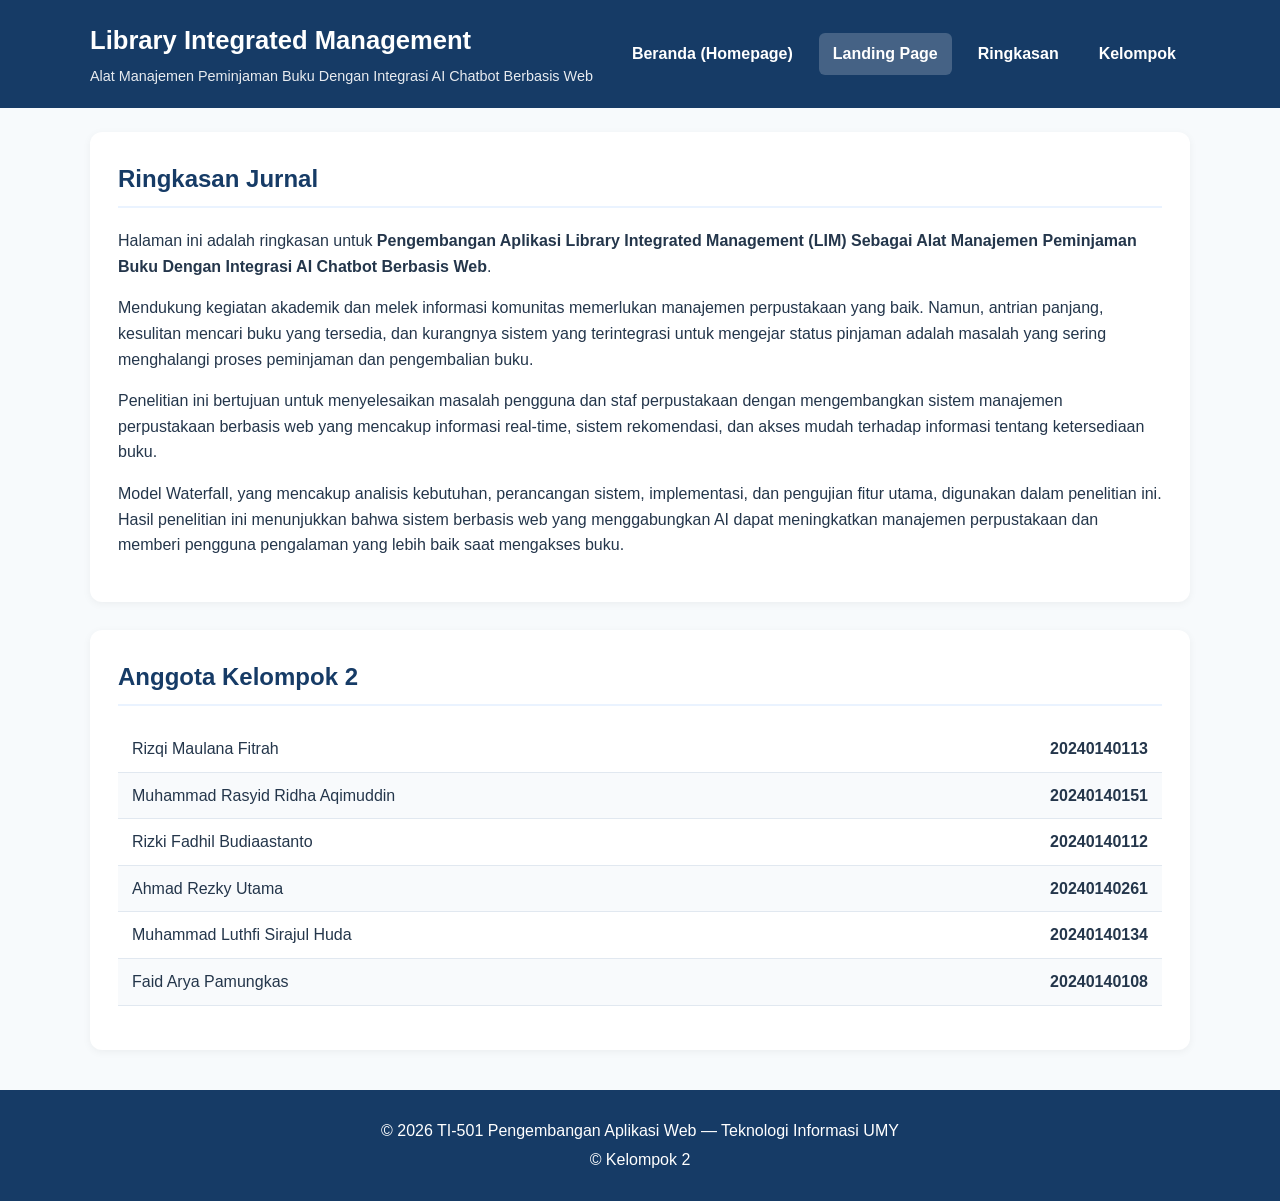
<file: index.html>
<!DOCTYPE html>  
<html lang="id">  
<head>  
    <meta charset="UTF-8">  
    <meta name="viewport" content="width=device-width, initial-scale=1.0">  
    <title>Landing Page - Library Integrated Management</title>  
    <link rel="stylesheet" href="style.css">  
</head>  
<body>  

  <header class="site-header">  
    <div class="header-container">
      <div class="logo">
        <h1>Library Integrated Management</h1>  
        <p class="tagline">Alat Manajemen Peminjaman Buku Dengan Integrasi AI Chatbot Berbasis Web</p>  
      </div>
      <nav class="site-nav" aria-label="Navigasi utama">  
        <a href="homepage.html">Beranda (Homepage)</a>  
        <a href="index.html" class="active">Landing Page</a>  
        <a href="#ringkasan">Ringkasan</a>  
        <a href="#kelompok">Kelompok</a>  
      </nav>  
    </div>
  </header>    

  <main>  
    <article id="ringkasan" aria-labelledby="judul-ringkasan" class="content-card">  
      <h2 id="judul-ringkasan">Ringkasan Jurnal</h2>  
      <p>Halaman ini adalah ringkasan untuk <strong>Pengembangan Aplikasi Library Integrated Management (LIM) Sebagai Alat Manajemen Peminjaman Buku Dengan Integrasi AI Chatbot Berbasis Web</strong>.</p>  
      <p>Mendukung kegiatan akademik dan melek informasi komunitas memerlukan manajemen perpustakaan yang baik. Namun, antrian panjang, kesulitan mencari buku yang tersedia, dan kurangnya sistem yang terintegrasi untuk mengejar status pinjaman adalah masalah yang sering menghalangi proses peminjaman dan pengembalian buku.</p>
      <p>Penelitian ini bertujuan untuk menyelesaikan masalah pengguna dan staf perpustakaan dengan mengembangkan sistem manajemen perpustakaan berbasis web yang mencakup informasi real-time, sistem rekomendasi, dan akses mudah terhadap informasi tentang ketersediaan buku.</p> 
      <p>Model Waterfall, yang mencakup analisis kebutuhan, perancangan sistem, implementasi, dan pengujian fitur utama, digunakan dalam penelitian ini. Hasil penelitian ini menunjukkan bahwa sistem berbasis web yang menggabungkan AI dapat meningkatkan manajemen perpustakaan dan memberi pengguna pengalaman yang lebih baik saat mengakses buku.</p>  
    </article>  

    <section id="kelompok" aria-labelledby="judul-kelompok" class="content-card">  
      <h2 id="judul-kelompok">Anggota Kelompok 2</h2>  
      <ul class="member-list">  
        <li><span>Rizqi Maulana Fitrah</span> <strong>20240140113</strong></li>  
        <li><span>Muhammad Rasyid Ridha Aqimuddin</span> <strong>20240140151</strong></li>  
        <li><span>Rizki Fadhil Budiaastanto</span> <strong>20240140112</strong></li>  
        <li><span>Ahmad Rezky Utama</span> <strong>20240140261</strong></li>  
        <li><span>Muhammad Luthfi Sirajul Huda</span> <strong>20240140134</strong></li>  
        <li><span>Faid Arya Pamungkas</span> <strong>20240140108</strong></li>  
      </ul>  
    </section>  
  </main>  

  <footer>  
    <p>&copy; 2026 TI-501 Pengembangan Aplikasi Web — Teknologi Informasi UMY</p>  
    <p>&copy; Kelompok 2</p>  
  </footer>  

</body>  
</html>
</file>
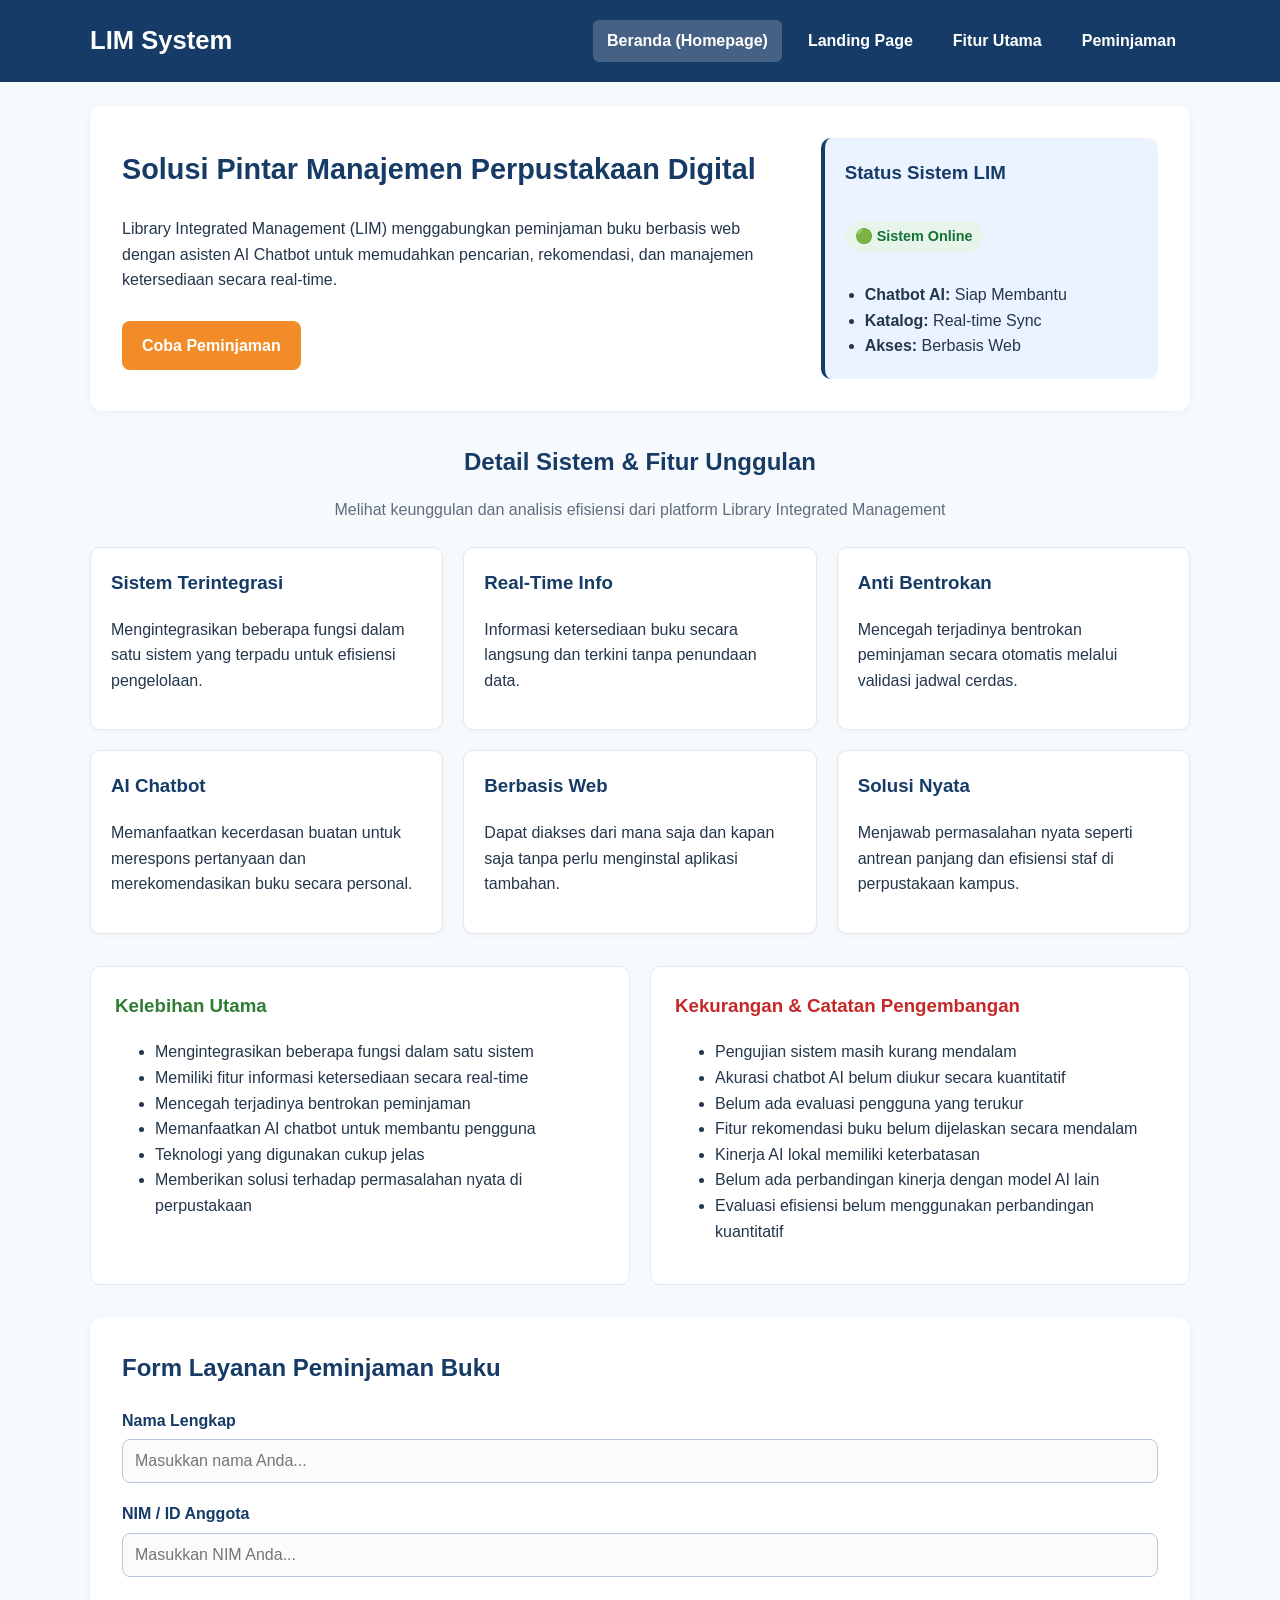
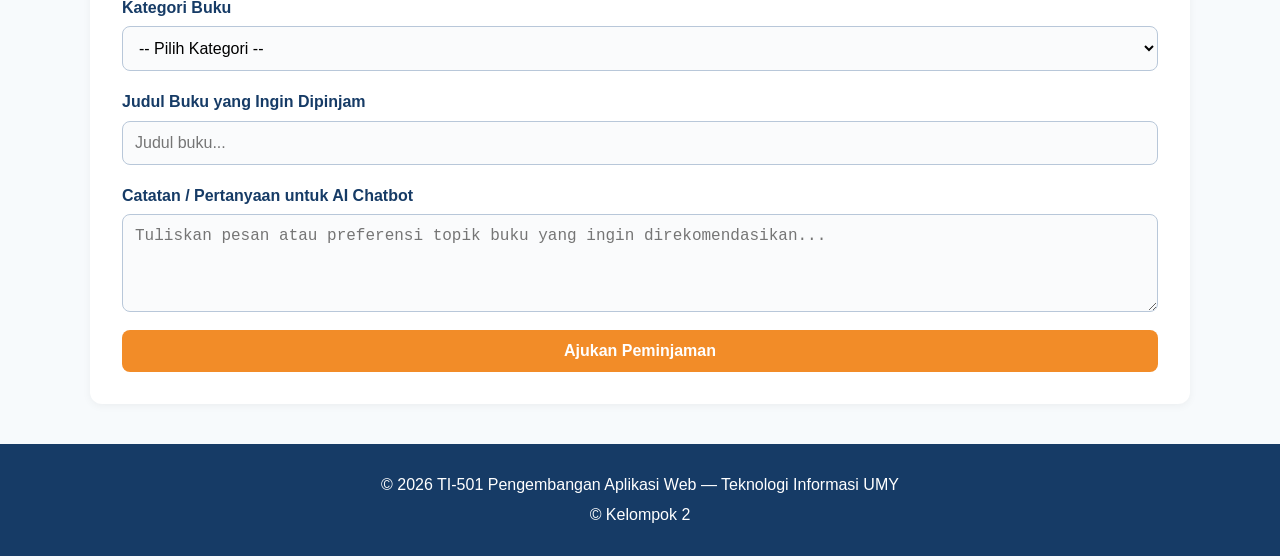
<file: homepage.html>
<!DOCTYPE html>
<html lang="id">
<head>
  <meta charset="UTF-8">
  <meta name="viewport" content="width=device-width, initial-scale=1.0">
  <title>Homepage - Library Integrated Management</title>
  <link rel="stylesheet" href="style.css">
</head>
<body>

  <header class="site-header">
    <div class="header-container">
      <div class="logo">
        <h1>LIM System</h1>
      </div>
      <nav class="site-nav" aria-label="Navigasi Utama">
        <a href="homepage.html" class="active">Beranda (Homepage)</a>
        <a href="index.html">Landing Page</a>
        <a href="#fitur">Fitur Utama</a>
        <a href="#pinjam">Peminjaman</a>
      </nav>
    </div>
  </header>

  <main>
    <section class="hero-section" aria-labelledby="hero-title">
      <article class="hero-text">
        <h2 id="hero-title">Solusi Pintar Manajemen Perpustakaan Digital</h2>
        <p>Library Integrated Management (LIM) menggabungkan peminjaman buku berbasis web dengan asisten AI Chatbot untuk memudahkan pencarian, rekomendasi, dan manajemen ketersediaan secara real-time.</p>
        <a href="#pinjam" class="btn-cta">Coba Peminjaman</a>
      </article>

      <aside class="hero-card" aria-label="Status Sistem">
        <h3>Status Sistem LIM</h3>
        <p class="status-badge">🟢 Sistem Online</p>
        <ul>
          <li><strong>Chatbot AI:</strong> Siap Membantu</li>
          <li><strong>Katalog:</strong> Real-time Sync</li>
          <li><strong>Akses:</strong> Berbasis Web</li>
        </ul>
      </aside>
    </section>

    <section id="fitur" class="features-section" aria-labelledby="fitur-title">
      <header class="section-header">
        <h2 id="fitur-title" class="section-title">Detail Sistem & Fitur Unggulan</h2>
        <p class="section-subtitle">Melihat keunggulan dan analisis efisiensi dari platform Library Integrated Management</p>
      </header>

      <div class="features-grid">
        <article class="feature-card">
          <h3>Sistem Terintegrasi</h3>
          <p>Mengintegrasikan beberapa fungsi dalam satu sistem yang terpadu untuk efisiensi pengelolaan.</p>
        </article>

        <article class="feature-card">
          <h3>Real-Time Info</h3>
          <p>Informasi ketersediaan buku secara langsung dan terkini tanpa penundaan data.</p>
        </article>

        <article class="feature-card">
          <h3>Anti Bentrokan</h3>
          <p>Mencegah terjadinya bentrokan peminjaman secara otomatis melalui validasi jadwal cerdas.</p>
        </article>

        <article class="feature-card">
          <h3>AI Chatbot</h3>
          <p>Memanfaatkan kecerdasan buatan untuk merespons pertanyaan dan merekomendasikan buku secara personal.</p>
        </article>

        <article class="feature-card">
          <h3>Berbasis Web</h3>
          <p>Dapat diakses dari mana saja dan kapan saja tanpa perlu menginstal aplikasi tambahan.</p>
        </article>

        <article class="feature-card">
          <h3>Solusi Nyata</h3>
          <p>Menjawab permasalahan nyata seperti antrean panjang dan efisiensi staf di perpustakaan kampus.</p>
        </article>
      </div>

      <div class="evaluation-grid">
        <section class="evaluation-card pros" aria-labelledby="pros-title">
          <h3 id="pros-title">Kelebihan Utama</h3>
          <ul>
            <li>Mengintegrasikan beberapa fungsi dalam satu sistem</li>
            <li>Memiliki fitur informasi ketersediaan secara real-time</li>
            <li>Mencegah terjadinya bentrokan peminjaman</li>
            <li>Memanfaatkan AI chatbot untuk membantu pengguna</li>
            <li>Teknologi yang digunakan cukup jelas</li>
            <li>Memberikan solusi terhadap permasalahan nyata di perpustakaan</li>
          </ul>
        </section>

        <section class="evaluation-card cons" aria-labelledby="cons-title">
          <h3 id="cons-title">Kekurangan & Catatan Pengembangan</h3>
          <ul>
            <li>Pengujian sistem masih kurang mendalam</li>
            <li>Akurasi chatbot AI belum diukur secara kuantitatif</li>
            <li>Belum ada evaluasi pengguna yang terukur</li>
            <li>Fitur rekomendasi buku belum dijelaskan secara mendalam</li>
            <li>Kinerja AI lokal memiliki keterbatasan</li>
            <li>Belum ada perbandingan kinerja dengan model AI lain</li>
            <li>Evaluasi efisiensi belum menggunakan perbandingan kuantitatif</li>
          </ul>
        </section>
      </div>
    </section>

    <section id="pinjam" class="form-section" aria-labelledby="form-title">
      <h2 id="form-title">Form Layanan Peminjaman Buku</h2>
      <form action="#" method="post" class="borrow-form">
        <div class="form-group">
          <label for="nama">Nama Lengkap</label>
          <input type="text" id="nama" name="nama" placeholder="Masukkan nama Anda..." required>
        </div>

        <div class="form-group">
          <label for="nim">NIM / ID Anggota</label>
          <input type="text" id="nim" name="nim" placeholder="Masukkan NIM Anda..." required>
        </div>

        <div class="form-group">
            <label for="kategori">Kategori Buku</label>
            <select select id="kategori" name="kategori" required>
            <option value="">-- Pilih Kategori --</option>
            <option value="teknologi">Teknologi & Komputer</option>
            <option value="sains">Sains & Matematika</option>
            <option value="sastra">Sastra & Novel</option>
            <option value="sejarah">Sejarah & Budaya</option>
            </select>
        </div>

        <div class="form-group">
          <label for="judul_buku">Judul Buku yang Ingin Dipinjam</label>
          <input type="text" id="judul_buku" name="judul_buku" placeholder="Judul buku..." required>
        </div>

        <div class="form-group">
          <label for="catatan">Catatan / Pertanyaan untuk AI Chatbot</label>
          <textarea id="catatan" name="catatan" rows="4" placeholder="Tuliskan pesan atau preferensi topik buku yang ingin direkomendasikan..."></textarea>
        </div>

        <button type="submit" class="btn-submit">Ajukan Peminjaman</button>
      </form>
    </section>
  </main>

  <footer>
    <p>&copy; 2026 TI-501 Pengembangan Aplikasi Web — Teknologi Informasi UMY</p>
    <p>&copy; Kelompok 2</p>
  </footer>

</body>
</html>
</file>
<file: style.css>
:root {
  --primary-color: #163b66;
  --secondary-color: #eaf3ff;
  --accent-color: #f28c28;
  --text-color: #24364b;
  --bg-color: #f7fafc;
  --focus-ring: #1f5f99;
  --border-color: #b8c7d9;
}

body {
  margin: 0;
  font-family: Arial, sans-serif;
  line-height: 1.6;
  color: var(--text-color);
  background: var(--bg-color);
}

.site-header {
  background: var(--primary-color);
  color: white;
  padding: 20px 24px;
}

.header-container {
  max-width: 1100px;
  margin: 0 auto;
  display: flex;
  justify-content: space-between;
  align-items: center;
  flex-wrap: wrap;
  gap: 16px;
}

.site-header h1 {
  margin: 0;
  font-size: 1.6rem;
}

.tagline {
  margin: 4px 0 0 0;
  font-size: 0.9rem;
  opacity: 0.9;
}

.site-nav {
  display: flex;
  align-items: center;
  gap: 12px;
  background: transparent;
  padding: 0;
}

.site-nav a {
  color: white;
  text-decoration: none;
  font-weight: bold;
  padding: 8px 14px;
  border-radius: 6px;
  transition: background-color 0.2s ease, color 0.2s ease;
}

.site-nav a:hover,
.site-nav a.active {
  background-color: rgba(255, 255, 255, 0.2);
}

main {
  max-width: 1100px;
  margin: 24px auto;
  padding: 0 20px;
}

.content-card {
  background: white;
  padding: 28px;
  border-radius: 12px;
  box-shadow: 0 2px 8px rgba(0, 0, 0, 0.05);
  margin-bottom: 28px;
}

.content-card h2 {
  color: var(--primary-color);
  margin-top: 0;
  border-bottom: 2px solid var(--secondary-color);
  padding-bottom: 8px;
}

/* List Anggota Kelompok di Index.html */
.member-list {
  list-style: none;
  padding: 0;
}

.member-list li {
  display: flex;
  justify-content: space-between;
  padding: 10px 14px;
  border-bottom: 1px solid #e1e8f0;
}

.member-list li:nth-child(even) {
  background-color: #f8fafc;
}

.hero-section {
  display: grid;
  grid-template-columns: 2fr 1fr;
  gap: 24px;
  align-items: center;
  background: white;
  padding: 32px;
  border-radius: 12px;
  box-shadow: 0 2px 8px rgba(0, 0, 0, 0.05);
  margin-bottom: 32px;
}

.hero-text h2 {
  color: var(--primary-color);
  margin-top: 0;
  font-size: 1.8rem;
}

.btn-cta {
  display: inline-block;
  background: var(--accent-color);
  color: white;
  text-decoration: none;
  padding: 12px 20px;
  font-weight: bold;
  border-radius: 8px;
  margin-top: 12px;
}

.hero-card {
  background: var(--secondary-color);
  padding: 20px;
  border-radius: 10px;
  border-left: 4px solid var(--primary-color);
}

.hero-card h3 {
  margin-top: 0;
  color: var(--primary-color);
}

.status-badge {
  display: inline-block;
  background: #e6f4ea;
  color: #137333;
  font-weight: bold;
  padding: 4px 10px;
  border-radius: 20px;
  font-size: 0.9rem;
}

.hero-card ul {
  padding-left: 20px;
  margin-bottom: 0;
}

.features-section {
  margin-bottom: 32px;
}

.section-title {
  text-align: center;
  color: var(--primary-color);
  margin-bottom: 4px;
}

.section-subtitle {
  text-align: center;
  margin-bottom: 24px;
  color: #5f6d7e;
}

.features-grid {
  display: grid;
  grid-template-columns: repeat(3, 1fr);
  gap: 20px;
  margin-bottom: 32px;
}

.feature-card {
  background: white;
  padding: 20px;
  border-radius: 10px;
  border: 1px solid #e1e8f0;
  box-shadow: 0 2px 5px rgba(0,0,0,0.03);
  transition: transform 0.2s ease;
}

.feature-card:hover {
  transform: translateY(-3px);
}

.feature-card h3 {
  color: var(--primary-color);
  margin-top: 0;
}

.evaluation-grid {
  display: grid;
  grid-template-columns: 1fr 1fr;
  gap: 20px;
}

.evaluation-card {
  background: white;
  padding: 24px;
  border-radius: 10px;
  border: 1px solid #e1e8f0;
}

.evaluation-card.pros h3 {
  color: #2e7d32;
  margin-top: 0;
}

.evaluation-card.cons h3 {
  color: #c62828;
  margin-top: 0;
}

.form-section {
  background: white;
  padding: 32px;
  border-radius: 12px;
  box-shadow: 0 2px 8px rgba(0, 0, 0, 0.05);
  margin-bottom: 32px;
}

.form-section h2 {
  color: var(--primary-color);
  margin-top: 0;
  margin-bottom: 20px;
}

.borrow-form .form-group {
  margin-bottom: 18px;
}

.borrow-form label {
  display: block;
  font-weight: bold;
  margin-bottom: 6px;
  color: var(--primary-color);
}

.borrow-form input,
.borrow-form select,
.borrow-form textarea {
  display: block;
  width: 100%;
  box-sizing: border-box;
  padding: 12px;
  font-size: 1rem;
  border: 1px solid var(--border-color);
  border-radius: 8px;
  background-color: #fafbfc;
}

.borrow-form input:focus,
.borrow-form select:focus,
.borrow-form textarea:focus,
.btn-cta:focus,
.site-nav a:focus,
button:focus {
  outline: 3px solid var(--focus-ring);
  outline-offset: 2px;
  background-color: #ffffff;
}

.btn-submit {
  background: var(--accent-color);
  border: none;
  color: white;
  font-weight: bold;
  font-size: 1rem;
  padding: 12px 20px;
  border-radius: 8px;
  cursor: pointer;
  width: 100%;
  transition: background-color 0.2s ease;
}

.btn-submit:hover {
  background: #d9771c;
}

footer {
  background: var(--primary-color);
  color: white;
  padding: 24px;
  text-align: center;
  margin-top: 40px;
}

footer p {
  margin: 4px 0;
}

@media (max-width: 768px) {
  .header-container {
    flex-direction: column;
    text-align: center;
  }

  .site-nav {
    flex-wrap: wrap;
    justify-content: center;
  }

  .hero-section {
    grid-template-columns: 1fr;
  }

  .features-grid {
    grid-template-columns: 1fr;
  }

  .evaluation-grid {
    grid-template-columns: 1fr;
  }

  main {
    padding: 0 12px;
  }

  .hero-section, 
  .form-section,
  .content-card {
    padding: 20px;
  }
}
</file>
